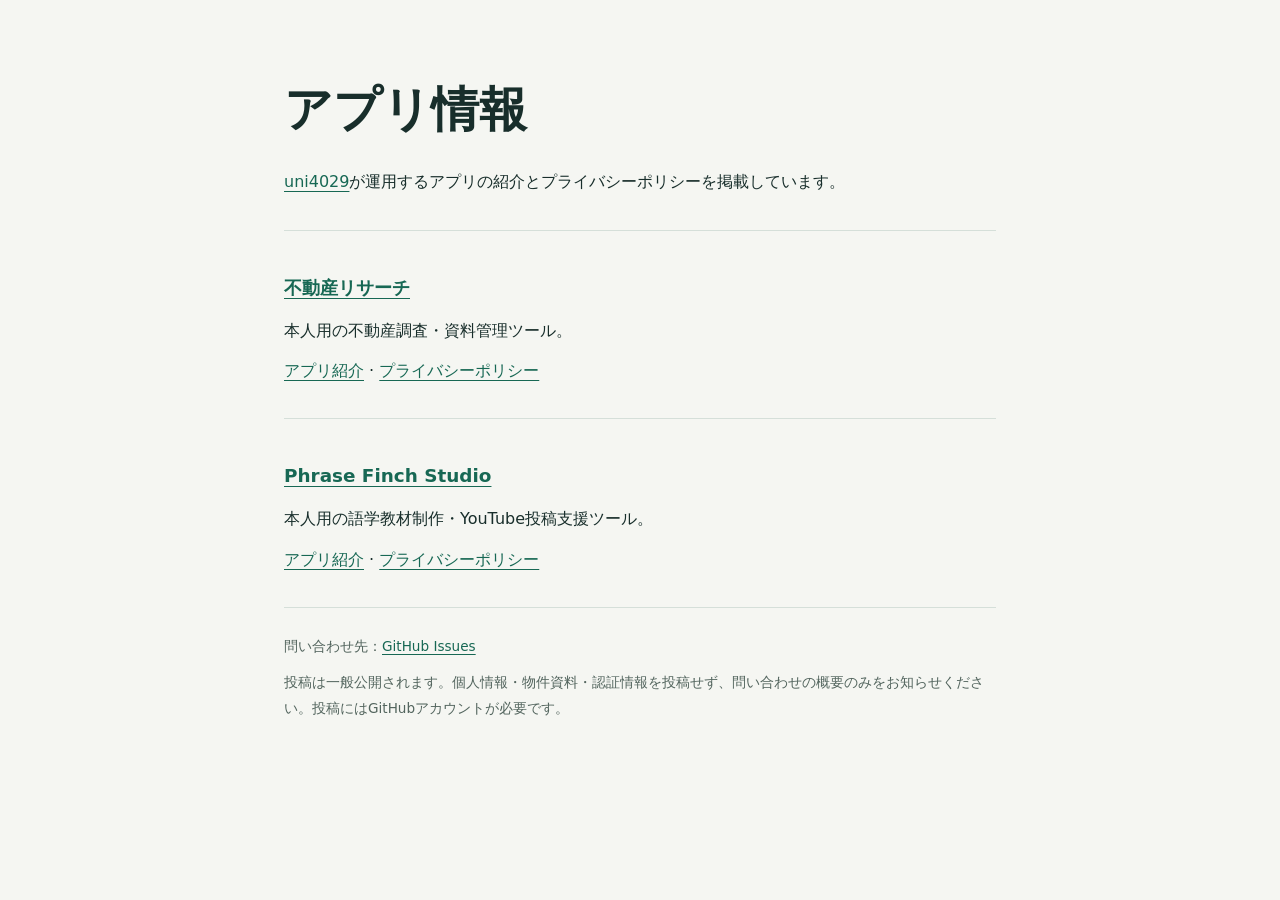
<file: index.html>
<!doctype html>
<html lang="ja">
<head>
  <meta charset="utf-8">
  <meta name="viewport" content="width=device-width, initial-scale=1">
  <meta name="description" content="uni4029が運用するアプリの紹介とプライバシーポリシー。">
  <title>アプリ情報 | uni4029</title>
  <style>
    :root{color-scheme:light;font-family:system-ui,-apple-system,"Noto Sans JP",sans-serif;color:#182e2b;background:#f5f6f2;line-height:1.9}*{box-sizing:border-box}body{margin:0}main{max-width:760px;margin:auto;padding:64px 24px}a{color:#176854;text-underline-offset:.22em}a:focus-visible{outline:3px solid #dc9a39;outline-offset:4px}h1{font-size:clamp(2rem,6vw,3rem);line-height:1.4;margin:12px 0 24px}h2{font-size:1.15rem;margin:24px 0 10px}p{margin:10px 0}section,footer{border-top:1px solid #d5dfd9;padding-top:16px;margin-top:32px}footer{font-size:.85rem;color:#53655e}
  </style>
</head>
<body>
<main>
  <h1>アプリ情報</h1>
  <p><a href="https://github.com/uni4029">uni4029</a>が運用するアプリの紹介とプライバシーポリシーを掲載しています。</p>
  <section aria-labelledby="estate-research">
    <h2 id="estate-research"><a href="estate-research/">不動産リサーチ</a></h2>
    <p>本人用の不動産調査・資料管理ツール。</p>
    <p><a href="estate-research/">アプリ紹介</a> · <a href="estate-research/privacy.html">プライバシーポリシー</a></p>
  </section>
  <section aria-labelledby="phrase-finch">
    <h2 id="phrase-finch"><a href="phrase-finch/">Phrase Finch Studio</a></h2>
    <p>本人用の語学教材制作・YouTube投稿支援ツール。</p>
    <p><a href="phrase-finch/">アプリ紹介</a> · <a href="phrase-finch/privacy.html">プライバシーポリシー</a></p>
  </section>
  <footer>
    <p>問い合わせ先：<a href="https://github.com/uni4029/app-info/issues">GitHub Issues</a></p>
    <p>投稿は一般公開されます。個人情報・物件資料・認証情報を投稿せず、問い合わせの概要のみをお知らせください。投稿にはGitHubアカウントが必要です。</p>
  </footer>
</main>
</body>
</html>
</file>
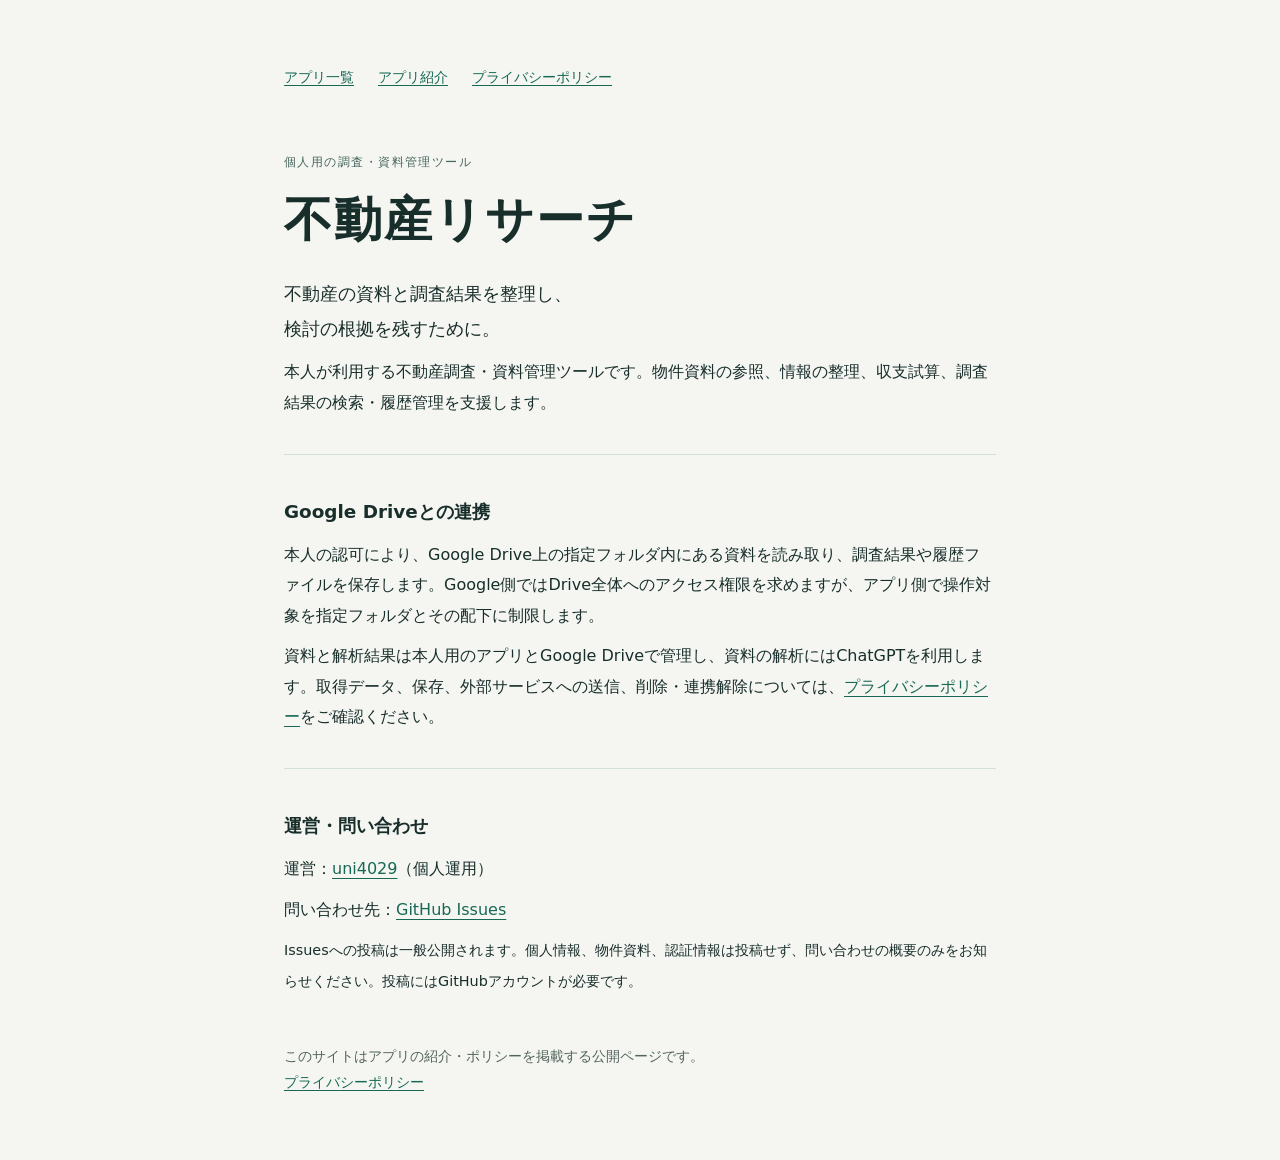
<file: estate-research/index.html>
<!doctype html>
<html lang="ja">
<head>
  <meta charset="utf-8">
  <meta name="viewport" content="width=device-width, initial-scale=1">
  <meta name="description" content="不動産リサーチは、個人の不動産調査と資料管理を支援する本人専用ツールです。Google Drive連携とデータの取り扱いをご案内します。">
  <title>不動産リサーチ</title>
  <style>
    :root{color-scheme:light;font-family:system-ui,-apple-system,"Noto Sans JP",sans-serif;color:#182e2b;background:#f5f6f2;line-height:1.9}*{box-sizing:border-box}body{margin:0}main{max-width:760px;margin:auto;padding:64px 24px}nav{display:flex;gap:24px;flex-wrap:wrap;font-size:.9rem}a{color:#176854;text-underline-offset:.22em}a:focus-visible{outline:3px solid #dc9a39;outline-offset:4px}.label{letter-spacing:.12em;font-size:.75rem;color:#46665e;margin-top:60px}h1{font-size:clamp(2rem,6vw,3rem);line-height:1.4;letter-spacing:.04em;margin:12px 0 24px}h2{font-size:1.15rem;margin:32px 0 10px}p{margin:10px 0}section{border-top:1px solid #d5dfd9;padding-top:8px;margin-top:36px}.lead{font-size:1.15rem}footer{margin-top:48px;font-size:.85rem;color:#53655e}small{font-size:.9rem}
  </style>
</head>
<body>
<main>
  <nav aria-label="メインナビゲーション"><a href="../">アプリ一覧</a><a href="./" aria-current="page">アプリ紹介</a><a href="privacy.html">プライバシーポリシー</a></nav>
  <p class="label">個人用の調査・資料管理ツール</p>
  <h1>不動産リサーチ</h1>
  <p class="lead">不動産の資料と調査結果を整理し、<br>検討の根拠を残すために。</p>
  <p>本人が利用する不動産調査・資料管理ツールです。物件資料の参照、情報の整理、収支試算、調査結果の検索・履歴管理を支援します。</p>
  <section aria-labelledby="drive">
    <h2 id="drive">Google Driveとの連携</h2>
    <p>本人の認可により、Google Drive上の指定フォルダ内にある資料を読み取り、調査結果や履歴ファイルを保存します。Google側ではDrive全体へのアクセス権限を求めますが、アプリ側で操作対象を指定フォルダとその配下に制限します。</p>
    <p>資料と解析結果は本人用のアプリとGoogle Driveで管理し、資料の解析にはChatGPTを利用します。取得データ、保存、外部サービスへの送信、削除・連携解除については、<a href="privacy.html">プライバシーポリシー</a>をご確認ください。</p>
  </section>
  <section aria-labelledby="contact">
    <h2 id="contact">運営・問い合わせ</h2>
    <p>運営：<a href="https://github.com/uni4029">uni4029</a>（個人運用）</p>
    <p>問い合わせ先：<a href="https://github.com/uni4029/app-info/issues">GitHub Issues</a></p>
    <p><small>Issuesへの投稿は一般公開されます。個人情報、物件資料、認証情報は投稿せず、問い合わせの概要のみをお知らせください。投稿にはGitHubアカウントが必要です。</small></p>
  </section>
  <footer>このサイトはアプリの紹介・ポリシーを掲載する公開ページです。<br><a href="privacy.html">プライバシーポリシー</a></footer>
</main>
</body>
</html>
</file>
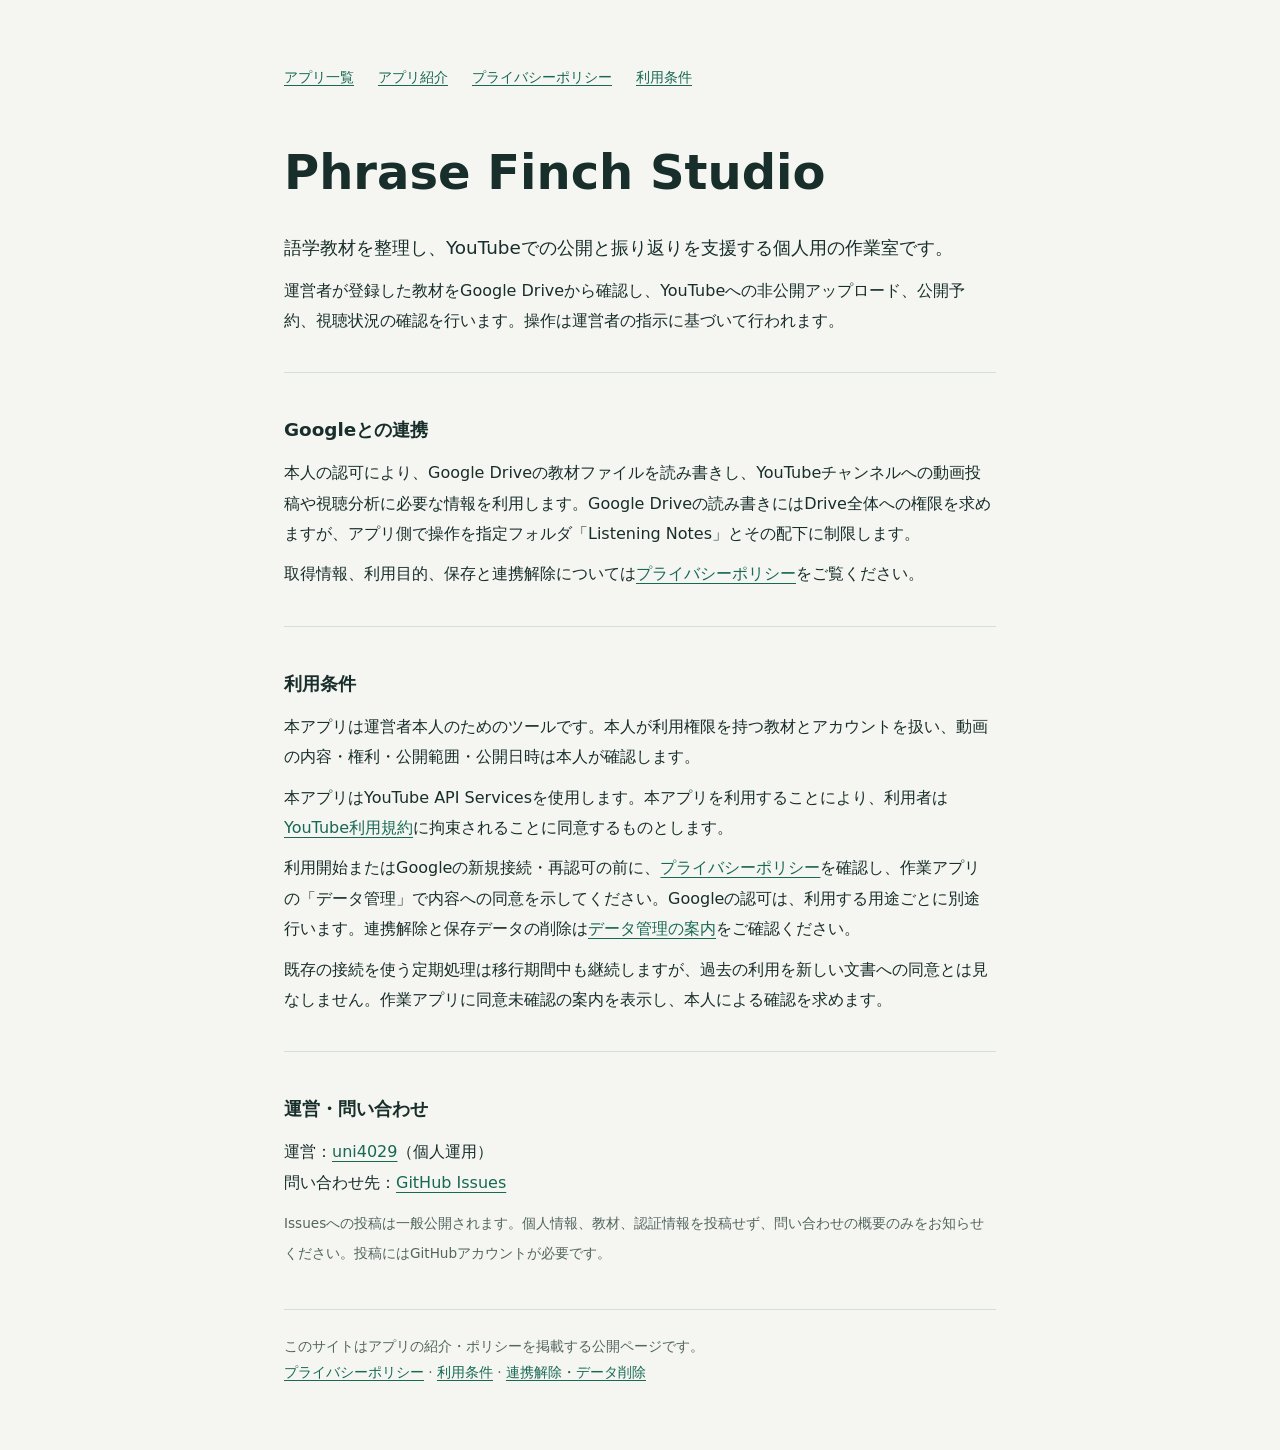
<file: phrase-finch/index.html>
<!doctype html>
<html lang="ja">
<head><meta charset="utf-8"><meta name="viewport" content="width=device-width, initial-scale=1"><meta name="description" content="Phrase Finch Studioは、語学教材の制作とYouTube投稿・視聴分析を支援する個人用ツールです。"><title>Phrase Finch Studio</title><style>:root{color-scheme:light;font-family:system-ui,-apple-system,"Noto Sans JP",sans-serif;color:#182e2b;background:#f5f6f2;line-height:1.9}*{box-sizing:border-box}body{margin:0}main{max-width:760px;margin:auto;padding:64px 24px}nav{display:flex;gap:24px;flex-wrap:wrap;font-size:.9rem}a{color:#176854;text-underline-offset:.22em;overflow-wrap:anywhere}a:focus-visible{outline:3px solid #dc9a39;outline-offset:4px}h1{font-size:clamp(1.8rem,6vw,3rem);line-height:1.4;margin:48px 0 24px}h2{font-size:1.15rem;margin:32px 0 10px}p{margin:10px 0}li{margin:8px 0}ul{padding-left:1.4em}section{border-top:1px solid #d5dfd9;padding-top:8px;margin-top:36px}.lead{font-size:1.15rem}footer,.date,small{font-size:.85rem;color:#53655e}footer{border-top:1px solid #d5dfd9;padding-top:24px;margin-top:40px}</style></head>
<body><main><nav aria-label="メインナビゲーション"><a href="../">アプリ一覧</a><a href="./">アプリ紹介</a><a href="privacy.html">プライバシーポリシー</a><a href="#terms">利用条件</a></nav>
<h1>Phrase Finch Studio</h1>
<p class="lead">語学教材を整理し、YouTubeでの公開と振り返りを支援する個人用の作業室です。</p>
<p>運営者が登録した教材をGoogle Driveから確認し、YouTubeへの非公開アップロード、公開予約、視聴状況の確認を行います。操作は運営者の指示に基づいて行われます。</p>
<section><h2>Googleとの連携</h2><p>本人の認可により、Google Driveの教材ファイルを読み書きし、YouTubeチャンネルへの動画投稿や視聴分析に必要な情報を利用します。Google Driveの読み書きにはDrive全体への権限を求めますが、アプリ側で操作を指定フォルダ「Listening Notes」とその配下に制限します。</p><p>取得情報、利用目的、保存と連携解除については<a href="privacy.html">プライバシーポリシー</a>をご覧ください。</p></section>
<section id="terms"><h2>利用条件</h2>
<p>本アプリは運営者本人のためのツールです。本人が利用権限を持つ教材とアカウントを扱い、動画の内容・権利・公開範囲・公開日時は本人が確認します。</p>
<p>本アプリはYouTube API Servicesを使用します。本アプリを利用することにより、利用者は<a href="https://www.youtube.com/t/terms">YouTube利用規約</a>に拘束されることに同意するものとします。</p>
<p>利用開始またはGoogleの新規接続・再認可の前に、<a href="privacy.html">プライバシーポリシー</a>を確認し、作業アプリの「データ管理」で内容への同意を示してください。Googleの認可は、利用する用途ごとに別途行います。連携解除と保存データの削除は<a href="privacy.html#data-controls">データ管理の案内</a>をご確認ください。</p>
<p>既存の接続を使う定期処理は移行期間中も継続しますが、過去の利用を新しい文書への同意とは見なしません。作業アプリに同意未確認の案内を表示し、本人による確認を求めます。</p>
</section>
<section><h2>運営・問い合わせ</h2><p>運営：<a href="https://github.com/uni4029">uni4029</a>（個人運用）<br>問い合わせ先：<a href="https://github.com/uni4029/app-info/issues">GitHub Issues</a></p><p><small>Issuesへの投稿は一般公開されます。個人情報、教材、認証情報を投稿せず、問い合わせの概要のみをお知らせください。投稿にはGitHubアカウントが必要です。</small></p></section>
<footer>このサイトはアプリの紹介・ポリシーを掲載する公開ページです。<br><a href="privacy.html">プライバシーポリシー</a> · <a href="#terms">利用条件</a> · <a href="privacy.html#data-controls">連携解除・データ削除</a></footer>
</main></body></html>
</file>
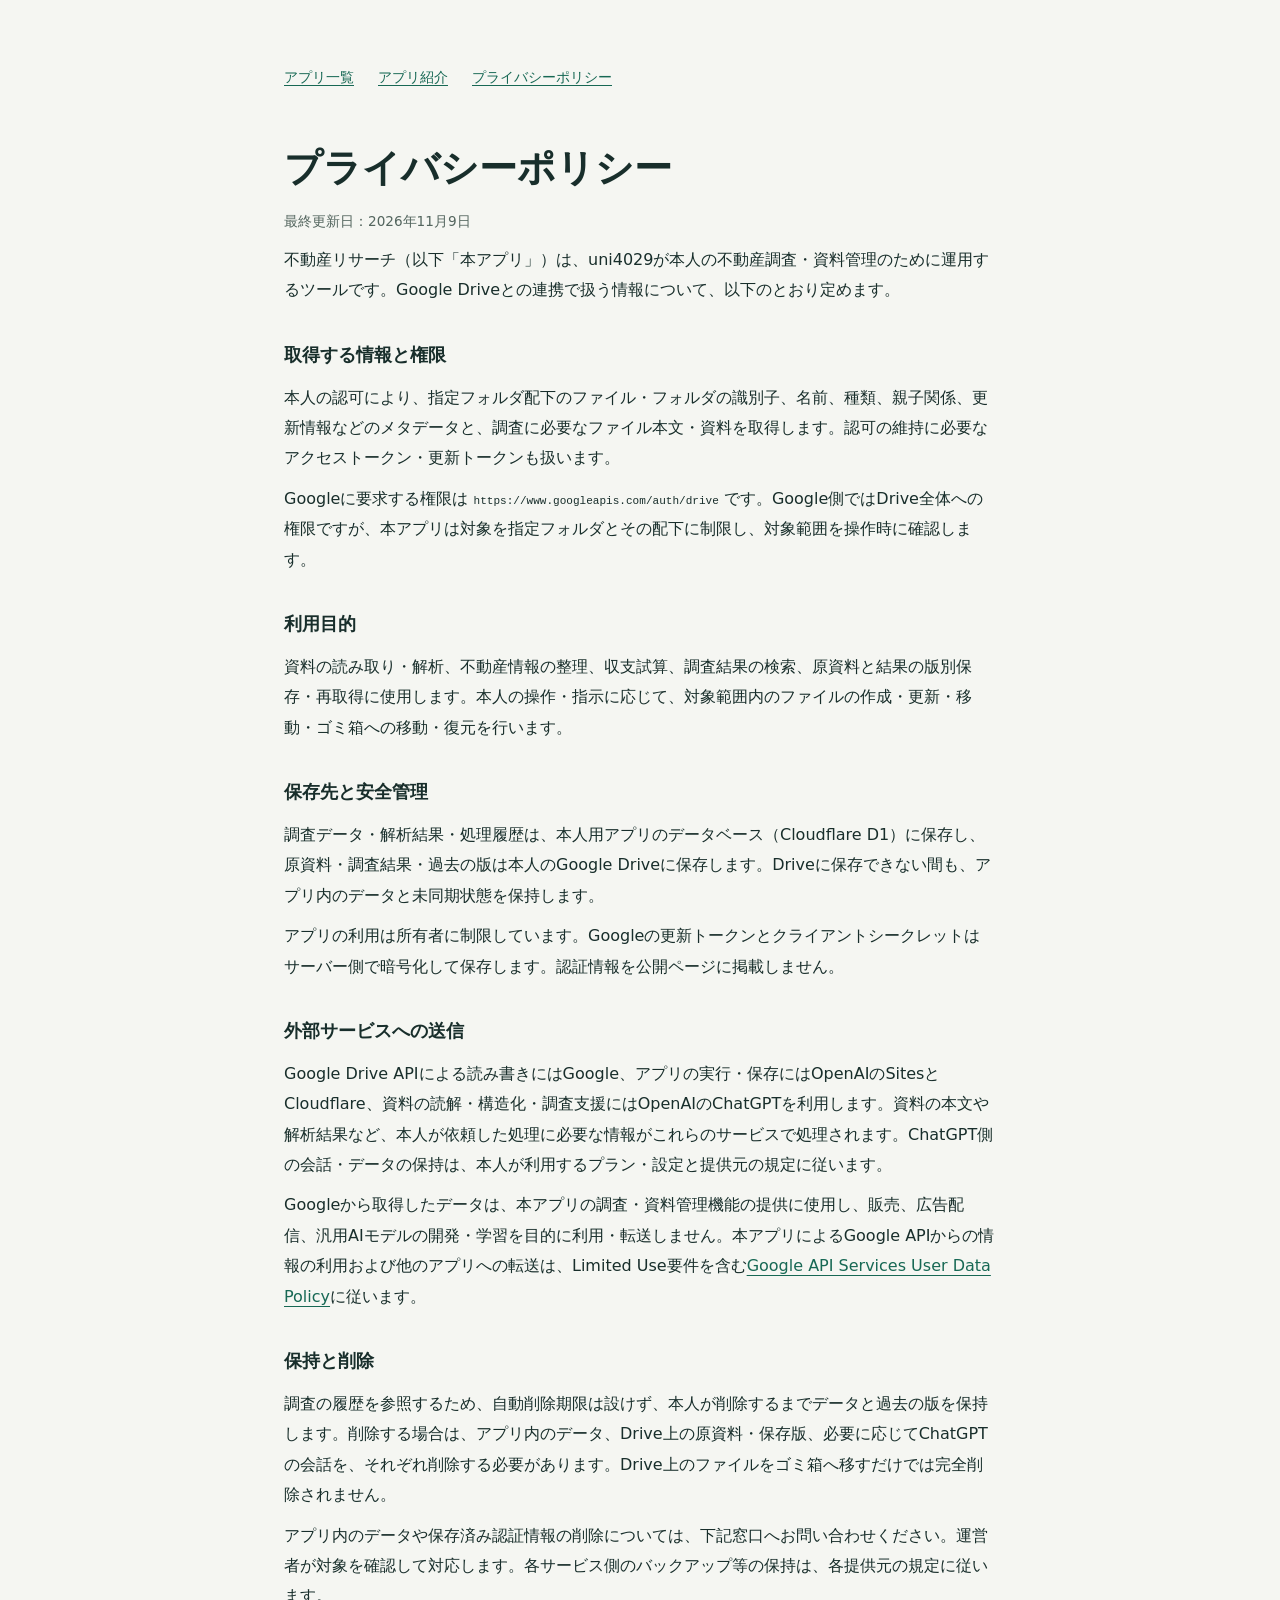
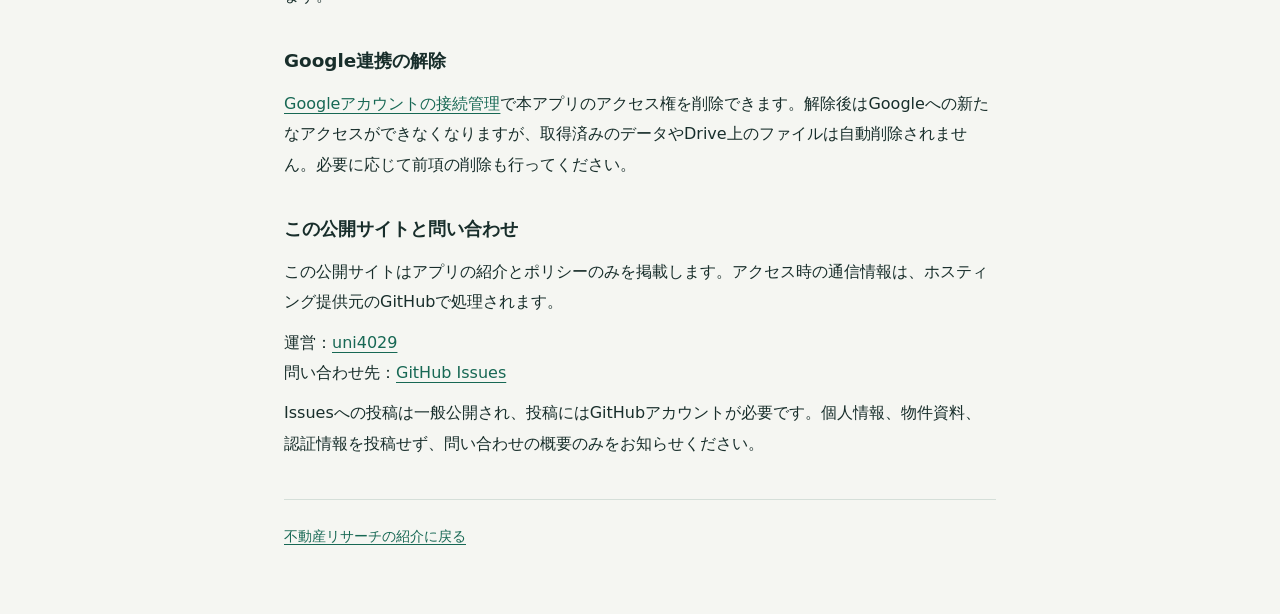
<file: estate-research/privacy.html>
<!doctype html>
<html lang="ja">
<head>
  <meta charset="utf-8">
  <meta name="viewport" content="width=device-width, initial-scale=1">
  <meta name="description" content="不動産リサーチにおけるGoogle Driveデータの取得、利用、保存、外部送信、保持・削除、連携解除について。">
  <title>プライバシーポリシー | 不動産リサーチ</title>
  <style>
    :root{color-scheme:light;font-family:system-ui,-apple-system,"Noto Sans JP",sans-serif;color:#182e2b;background:#f5f6f2;line-height:1.9}*{box-sizing:border-box}body{margin:0}main{max-width:760px;margin:auto;padding:64px 24px}nav{display:flex;gap:24px;flex-wrap:wrap;font-size:.9rem}a{color:#176854;text-underline-offset:.22em;overflow-wrap:anywhere}a:focus-visible{outline:3px solid #dc9a39;outline-offset:4px}h1{font-size:clamp(1.7rem,5vw,2.4rem);line-height:1.5;margin:48px 0 12px}h2{font-size:1.15rem;margin:32px 0 10px}p{margin:10px 0}li{margin:8px 0}ul{padding-left:1.4em}.date,footer{font-size:.85rem;color:#53655e}footer{border-top:1px solid #d5dfd9;padding-top:24px;margin-top:40px}code{font-size:.85em;overflow-wrap:anywhere}
  </style>
</head>
<body>
<main>
  <nav aria-label="メインナビゲーション"><a href="../">アプリ一覧</a><a href="./">アプリ紹介</a><a href="privacy.html" aria-current="page">プライバシーポリシー</a></nav>
  <h1>プライバシーポリシー</h1>
  <p class="date">最終更新日：2026年11月9日</p>
  <p>不動産リサーチ（以下「本アプリ」）は、uni4029が本人の不動産調査・資料管理のために運用するツールです。Google Driveとの連携で扱う情報について、以下のとおり定めます。</p>
  <h2>取得する情報と権限</h2>
  <p>本人の認可により、指定フォルダ配下のファイル・フォルダの識別子、名前、種類、親子関係、更新情報などのメタデータと、調査に必要なファイル本文・資料を取得します。認可の維持に必要なアクセストークン・更新トークンも扱います。</p>
  <p>Googleに要求する権限は <code>https://www.googleapis.com/auth/drive</code> です。Google側ではDrive全体への権限ですが、本アプリは対象を指定フォルダとその配下に制限し、対象範囲を操作時に確認します。</p>
  <h2>利用目的</h2>
  <p>資料の読み取り・解析、不動産情報の整理、収支試算、調査結果の検索、原資料と結果の版別保存・再取得に使用します。本人の操作・指示に応じて、対象範囲内のファイルの作成・更新・移動・ゴミ箱への移動・復元を行います。</p>
  <h2>保存先と安全管理</h2>
  <p>調査データ・解析結果・処理履歴は、本人用アプリのデータベース（Cloudflare D1）に保存し、原資料・調査結果・過去の版は本人のGoogle Driveに保存します。Driveに保存できない間も、アプリ内のデータと未同期状態を保持します。</p>
  <p>アプリの利用は所有者に制限しています。Googleの更新トークンとクライアントシークレットはサーバー側で暗号化して保存します。認証情報を公開ページに掲載しません。</p>
  <h2>外部サービスへの送信</h2>
  <p>Google Drive APIによる読み書きにはGoogle、アプリの実行・保存にはOpenAIのSitesとCloudflare、資料の読解・構造化・調査支援にはOpenAIのChatGPTを利用します。資料の本文や解析結果など、本人が依頼した処理に必要な情報がこれらのサービスで処理されます。ChatGPT側の会話・データの保持は、本人が利用するプラン・設定と提供元の規定に従います。</p>
  <p>Googleから取得したデータは、本アプリの調査・資料管理機能の提供に使用し、販売、広告配信、汎用AIモデルの開発・学習を目的に利用・転送しません。本アプリによるGoogle APIからの情報の利用および他のアプリへの転送は、Limited Use要件を含む<a href="https://developers.google.com/terms/api-services-user-data-policy">Google API Services User Data Policy</a>に従います。</p>
  <h2>保持と削除</h2>
  <p>調査の履歴を参照するため、自動削除期限は設けず、本人が削除するまでデータと過去の版を保持します。削除する場合は、アプリ内のデータ、Drive上の原資料・保存版、必要に応じてChatGPTの会話を、それぞれ削除する必要があります。Drive上のファイルをゴミ箱へ移すだけでは完全削除されません。</p>
  <p>アプリ内のデータや保存済み認証情報の削除については、下記窓口へお問い合わせください。運営者が対象を確認して対応します。各サービス側のバックアップ等の保持は、各提供元の規定に従います。</p>
  <h2>Google連携の解除</h2>
  <p><a href="https://myaccount.google.com/connections">Googleアカウントの接続管理</a>で本アプリのアクセス権を削除できます。解除後はGoogleへの新たなアクセスができなくなりますが、取得済みのデータやDrive上のファイルは自動削除されません。必要に応じて前項の削除も行ってください。</p>
  <h2>この公開サイトと問い合わせ</h2>
  <p>この公開サイトはアプリの紹介とポリシーのみを掲載します。アクセス時の通信情報は、ホスティング提供元のGitHubで処理されます。</p>
  <p>運営：<a href="https://github.com/uni4029">uni4029</a><br>問い合わせ先：<a href="https://github.com/uni4029/app-info/issues">GitHub Issues</a></p>
  <p>Issuesへの投稿は一般公開され、投稿にはGitHubアカウントが必要です。個人情報、物件資料、認証情報を投稿せず、問い合わせの概要のみをお知らせください。</p>
  <footer><a href="./">不動産リサーチの紹介に戻る</a></footer>
</main>
</body>
</html>
</file>
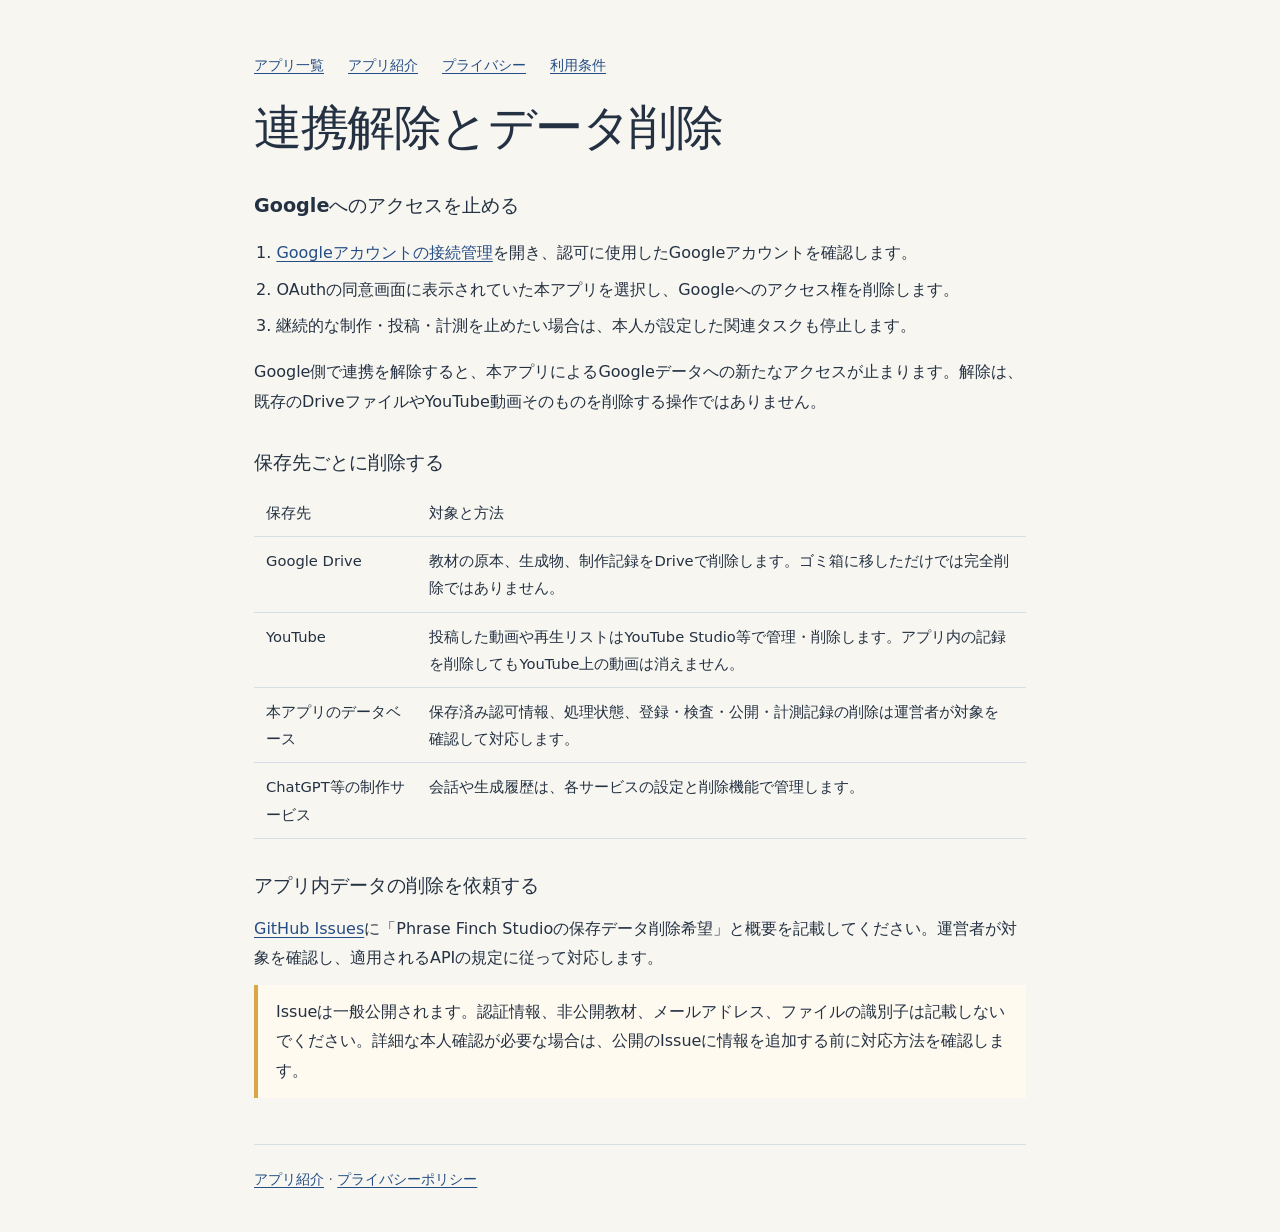
<file: phrase-finch/data-controls.html>
<!doctype html>
<html lang="ja">
<head>
  <meta charset="utf-8">
  <meta name="viewport" content="width=device-width, initial-scale=1">
  <meta name="description" content="Phrase Finch StudioのGoogle連携解除と、保存先ごとのデータ削除の案内。">
  <title>連携解除とデータ削除 | Phrase Finch Studio</title>
  <link rel="stylesheet" href="style.css">
</head>
<body>
<main>
  <nav aria-label="メインナビゲーション"><a href="../">アプリ一覧</a><a href="./">アプリ紹介</a><a href="privacy.html">プライバシー</a><a href="terms.html">利用条件</a></nav>
  <h1>連携解除とデータ削除</h1>
  <h2>Googleへのアクセスを止める</h2>
  <ol>
    <li><a href="https://myaccount.google.com/connections">Googleアカウントの接続管理</a>を開き、認可に使用したGoogleアカウントを確認します。</li>
    <li>OAuthの同意画面に表示されていた本アプリを選択し、Googleへのアクセス権を削除します。</li>
    <li>継続的な制作・投稿・計測を止めたい場合は、本人が設定した関連タスクも停止します。</li>
  </ol>
  <p>Google側で連携を解除すると、本アプリによるGoogleデータへの新たなアクセスが止まります。解除は、既存のDriveファイルやYouTube動画そのものを削除する操作ではありません。</p>
  <h2>保存先ごとに削除する</h2>
  <div class="table-wrap"><table><thead><tr><th>保存先</th><th>対象と方法</th></tr></thead><tbody>
    <tr><td>Google Drive</td><td>教材の原本、生成物、制作記録をDriveで削除します。ゴミ箱に移しただけでは完全削除ではありません。</td></tr>
    <tr><td>YouTube</td><td>投稿した動画や再生リストはYouTube Studio等で管理・削除します。アプリ内の記録を削除してもYouTube上の動画は消えません。</td></tr>
    <tr><td>本アプリのデータベース</td><td>保存済み認可情報、処理状態、登録・検査・公開・計測記録の削除は運営者が対象を確認して対応します。</td></tr>
    <tr><td>ChatGPT等の制作サービス</td><td>会話や生成履歴は、各サービスの設定と削除機能で管理します。</td></tr>
  </tbody></table></div>
  <h2>アプリ内データの削除を依頼する</h2>
  <p><a href="https://github.com/uni4029/app-info/issues">GitHub Issues</a>に「Phrase Finch Studioの保存データ削除希望」と概要を記載してください。運営者が対象を確認し、適用されるAPIの規定に従って対応します。</p>
  <p class="note">Issueは一般公開されます。認証情報、非公開教材、メールアドレス、ファイルの識別子は記載しないでください。詳細な本人確認が必要な場合は、公開のIssueに情報を追加する前に対応方法を確認します。</p>
  <footer><a href="./">アプリ紹介</a> · <a href="privacy.html">プライバシーポリシー</a></footer>
</main>
</body>
</html>
</file>
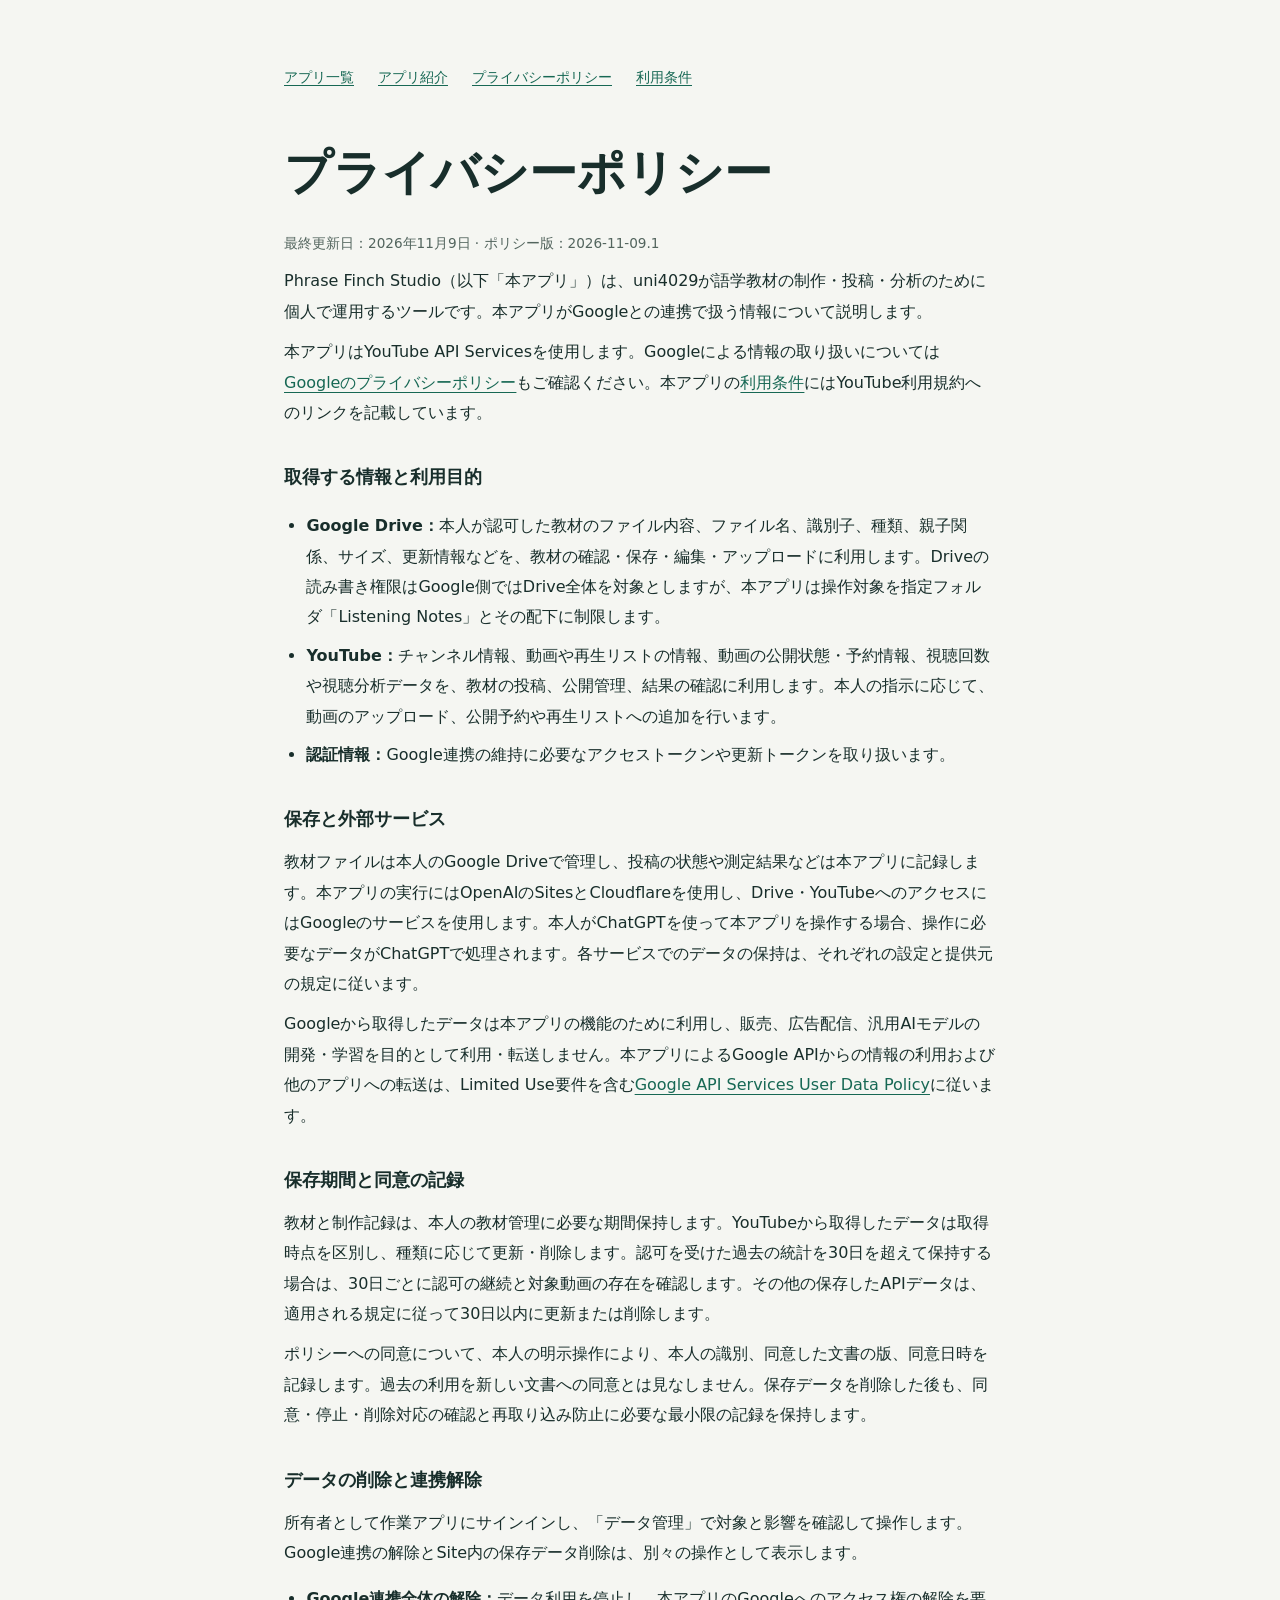
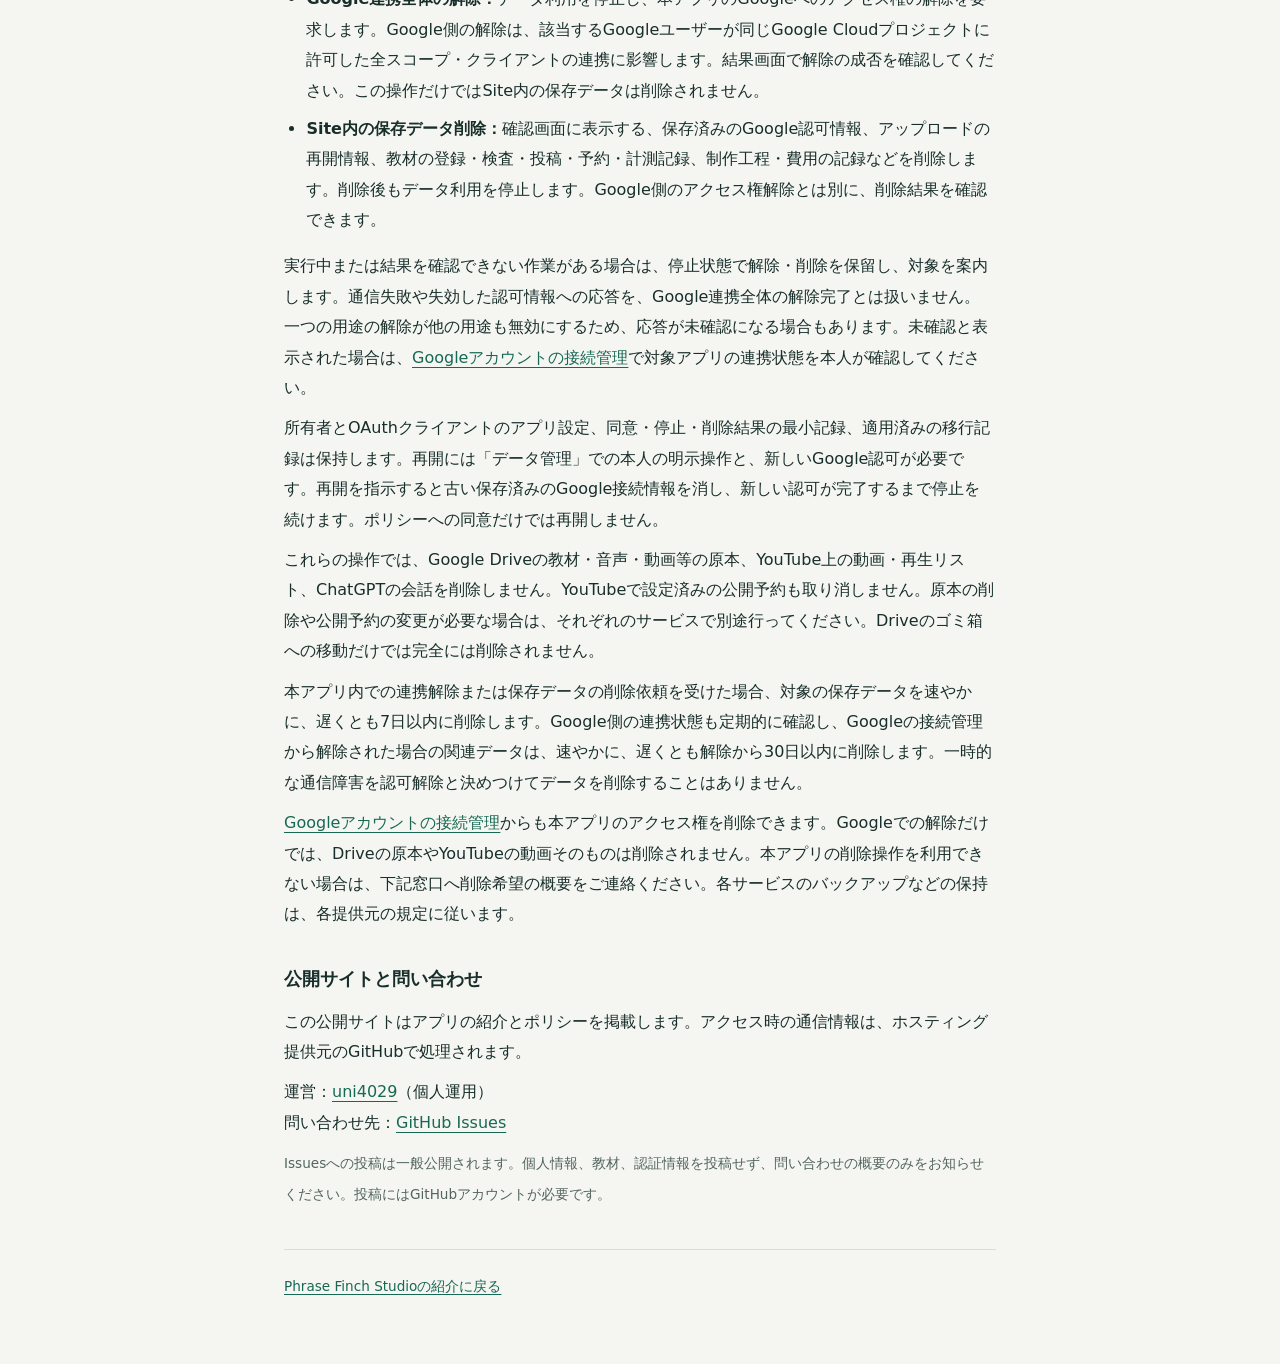
<file: phrase-finch/privacy.html>
<!doctype html>
<html lang="ja">
<head><meta charset="utf-8"><meta name="viewport" content="width=device-width, initial-scale=1"><meta name="description" content="Phrase Finch StudioにおけるGoogle DriveとYouTubeのデータの取り扱いについて。"><title>プライバシーポリシー | Phrase Finch Studio</title><style>:root{color-scheme:light;font-family:system-ui,-apple-system,"Noto Sans JP",sans-serif;color:#182e2b;background:#f5f6f2;line-height:1.9}*{box-sizing:border-box}body{margin:0}main{max-width:760px;margin:auto;padding:64px 24px}nav{display:flex;gap:24px;flex-wrap:wrap;font-size:.9rem}a{color:#176854;text-underline-offset:.22em;overflow-wrap:anywhere}a:focus-visible{outline:3px solid #dc9a39;outline-offset:4px}h1{font-size:clamp(1.8rem,6vw,3rem);line-height:1.4;margin:48px 0 24px}h2{font-size:1.15rem;margin:32px 0 10px}p{margin:10px 0}li{margin:8px 0}ul{padding-left:1.4em}section{border-top:1px solid #d5dfd9;padding-top:8px;margin-top:36px}.lead{font-size:1.15rem}footer,.date,small{font-size:.85rem;color:#53655e}footer{border-top:1px solid #d5dfd9;padding-top:24px;margin-top:40px}</style></head>
<body><main><nav aria-label="メインナビゲーション"><a href="../">アプリ一覧</a><a href="./">アプリ紹介</a><a href="privacy.html">プライバシーポリシー</a><a href="./#terms">利用条件</a></nav>
<h1>プライバシーポリシー</h1>
<p class="date">最終更新日：2026年11月9日 · ポリシー版：2026-11-09.1</p>
<p>Phrase Finch Studio（以下「本アプリ」）は、uni4029が語学教材の制作・投稿・分析のために個人で運用するツールです。本アプリがGoogleとの連携で扱う情報について説明します。</p>
<p>本アプリはYouTube API Servicesを使用します。Googleによる情報の取り扱いについては<a href="https://policies.google.com/privacy">Googleのプライバシーポリシー</a>もご確認ください。本アプリの<a href="./#terms">利用条件</a>にはYouTube利用規約へのリンクを記載しています。</p>
<h2>取得する情報と利用目的</h2><ul>
<li><strong>Google Drive：</strong>本人が認可した教材のファイル内容、ファイル名、識別子、種類、親子関係、サイズ、更新情報などを、教材の確認・保存・編集・アップロードに利用します。Driveの読み書き権限はGoogle側ではDrive全体を対象としますが、本アプリは操作対象を指定フォルダ「Listening Notes」とその配下に制限します。</li>
<li><strong>YouTube：</strong>チャンネル情報、動画や再生リストの情報、動画の公開状態・予約情報、視聴回数や視聴分析データを、教材の投稿、公開管理、結果の確認に利用します。本人の指示に応じて、動画のアップロード、公開予約や再生リストへの追加を行います。</li>
<li><strong>認証情報：</strong>Google連携の維持に必要なアクセストークンや更新トークンを取り扱います。</li></ul>
<h2>保存と外部サービス</h2><p>教材ファイルは本人のGoogle Driveで管理し、投稿の状態や測定結果などは本アプリに記録します。本アプリの実行にはOpenAIのSitesとCloudflareを使用し、Drive・YouTubeへのアクセスにはGoogleのサービスを使用します。本人がChatGPTを使って本アプリを操作する場合、操作に必要なデータがChatGPTで処理されます。各サービスでのデータの保持は、それぞれの設定と提供元の規定に従います。</p>
<p>Googleから取得したデータは本アプリの機能のために利用し、販売、広告配信、汎用AIモデルの開発・学習を目的として利用・転送しません。本アプリによるGoogle APIからの情報の利用および他のアプリへの転送は、Limited Use要件を含む<a href="https://developers.google.com/terms/api-services-user-data-policy">Google API Services User Data Policy</a>に従います。</p>
<h2 id="retention">保存期間と同意の記録</h2>
<p>教材と制作記録は、本人の教材管理に必要な期間保持します。YouTubeから取得したデータは取得時点を区別し、種類に応じて更新・削除します。認可を受けた過去の統計を30日を超えて保持する場合は、30日ごとに認可の継続と対象動画の存在を確認します。その他の保存したAPIデータは、適用される規定に従って30日以内に更新または削除します。</p>
<p>ポリシーへの同意について、本人の明示操作により、本人の識別、同意した文書の版、同意日時を記録します。過去の利用を新しい文書への同意とは見なしません。保存データを削除した後も、同意・停止・削除対応の確認と再取り込み防止に必要な最小限の記録を保持します。</p>
<h2 id="data-controls">データの削除と連携解除</h2>
<p>所有者として作業アプリにサインインし、「データ管理」で対象と影響を確認して操作します。Google連携の解除とSite内の保存データ削除は、別々の操作として表示します。</p>
<ul>
<li><strong>Google連携全体の解除：</strong>データ利用を停止し、本アプリのGoogleへのアクセス権の解除を要求します。Google側の解除は、該当するGoogleユーザーが同じGoogle Cloudプロジェクトに許可した全スコープ・クライアントの連携に影響します。結果画面で解除の成否を確認してください。この操作だけではSite内の保存データは削除されません。</li>
<li><strong>Site内の保存データ削除：</strong>確認画面に表示する、保存済みのGoogle認可情報、アップロードの再開情報、教材の登録・検査・投稿・予約・計測記録、制作工程・費用の記録などを削除します。削除後もデータ利用を停止します。Google側のアクセス権解除とは別に、削除結果を確認できます。</li>
</ul>
<p>実行中または結果を確認できない作業がある場合は、停止状態で解除・削除を保留し、対象を案内します。通信失敗や失効した認可情報への応答を、Google連携全体の解除完了とは扱いません。一つの用途の解除が他の用途も無効にするため、応答が未確認になる場合もあります。未確認と表示された場合は、<a href="https://myaccount.google.com/connections">Googleアカウントの接続管理</a>で対象アプリの連携状態を本人が確認してください。</p>
<p>所有者とOAuthクライアントのアプリ設定、同意・停止・削除結果の最小記録、適用済みの移行記録は保持します。再開には「データ管理」での本人の明示操作と、新しいGoogle認可が必要です。再開を指示すると古い保存済みのGoogle接続情報を消し、新しい認可が完了するまで停止を続けます。ポリシーへの同意だけでは再開しません。</p>
<p>これらの操作では、Google Driveの教材・音声・動画等の原本、YouTube上の動画・再生リスト、ChatGPTの会話を削除しません。YouTubeで設定済みの公開予約も取り消しません。原本の削除や公開予約の変更が必要な場合は、それぞれのサービスで別途行ってください。Driveのゴミ箱への移動だけでは完全には削除されません。</p>
<p>本アプリ内での連携解除または保存データの削除依頼を受けた場合、対象の保存データを速やかに、遅くとも7日以内に削除します。Google側の連携状態も定期的に確認し、Googleの接続管理から解除された場合の関連データは、速やかに、遅くとも解除から30日以内に削除します。一時的な通信障害を認可解除と決めつけてデータを削除することはありません。</p>
<p><a href="https://myaccount.google.com/connections">Googleアカウントの接続管理</a>からも本アプリのアクセス権を削除できます。Googleでの解除だけでは、Driveの原本やYouTubeの動画そのものは削除されません。本アプリの削除操作を利用できない場合は、下記窓口へ削除希望の概要をご連絡ください。各サービスのバックアップなどの保持は、各提供元の規定に従います。</p>
<h2>公開サイトと問い合わせ</h2><p>この公開サイトはアプリの紹介とポリシーを掲載します。アクセス時の通信情報は、ホスティング提供元のGitHubで処理されます。</p><p>運営：<a href="https://github.com/uni4029">uni4029</a>（個人運用）<br>問い合わせ先：<a href="https://github.com/uni4029/app-info/issues">GitHub Issues</a></p><p><small>Issuesへの投稿は一般公開されます。個人情報、教材、認証情報を投稿せず、問い合わせの概要のみをお知らせください。投稿にはGitHubアカウントが必要です。</small></p>
<footer><a href="./">Phrase Finch Studioの紹介に戻る</a></footer>
</main></body></html>
</file>
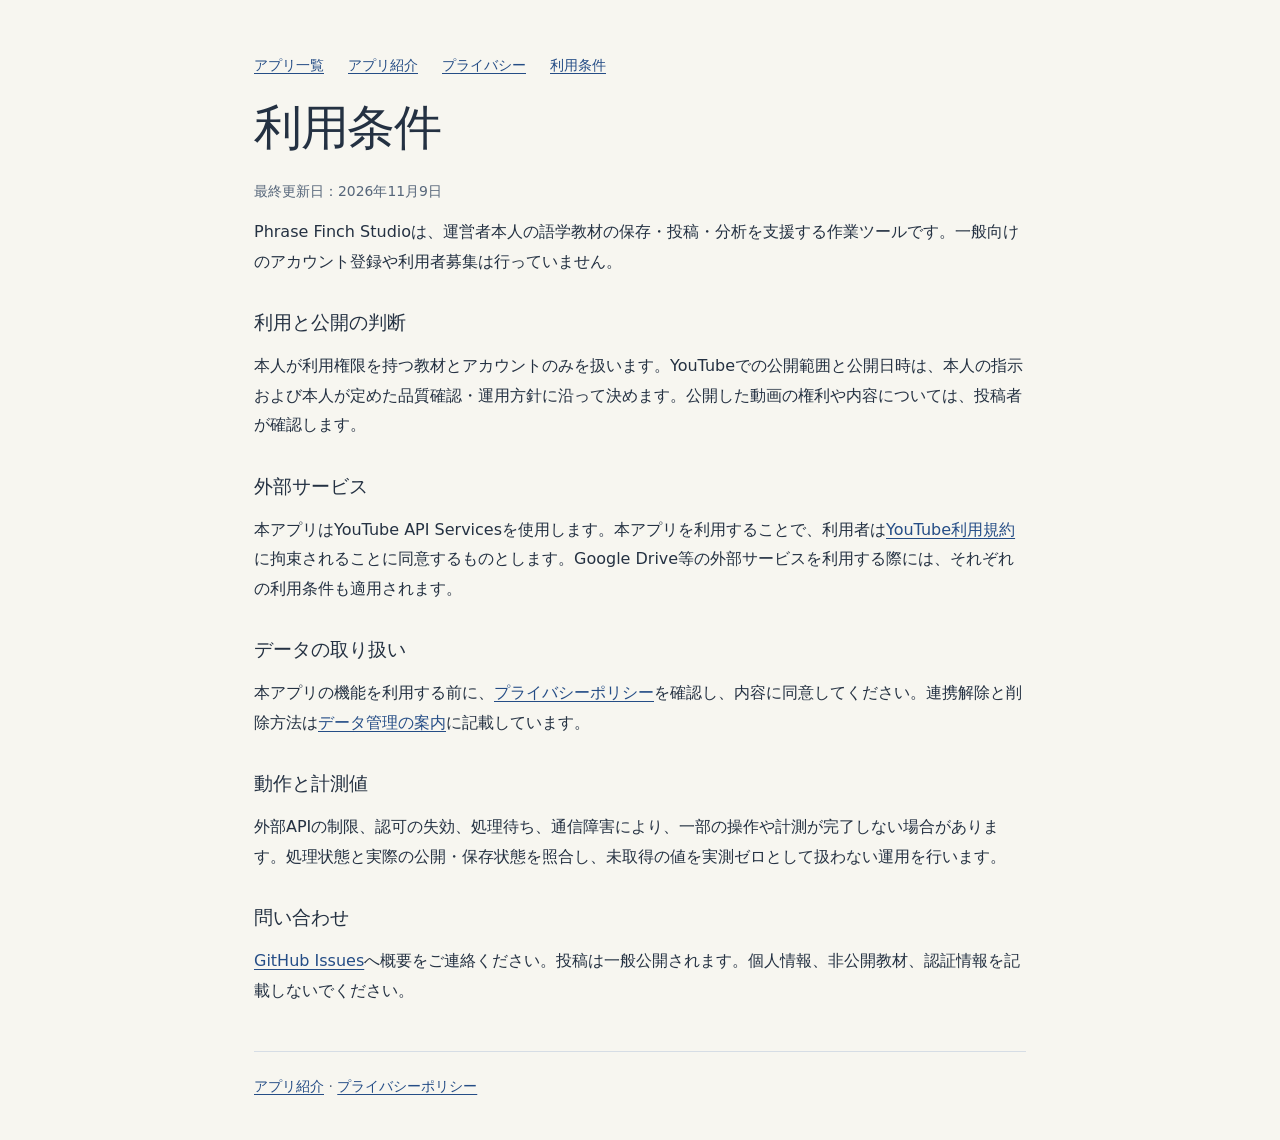
<file: phrase-finch/terms.html>
<!doctype html>
<html lang="ja">
<head>
  <meta charset="utf-8">
  <meta name="viewport" content="width=device-width, initial-scale=1">
  <meta name="description" content="本人専用の語学教材管理ツール、Phrase Finch Studioの利用条件。">
  <title>利用条件 | Phrase Finch Studio</title>
  <link rel="stylesheet" href="style.css">
</head>
<body>
<main>
  <nav aria-label="メインナビゲーション"><a href="../">アプリ一覧</a><a href="./">アプリ紹介</a><a href="privacy.html">プライバシー</a><a href="terms.html" aria-current="page">利用条件</a></nav>
  <h1>利用条件</h1>
  <p class="date">最終更新日：2026年11月9日</p>
  <p>Phrase Finch Studioは、運営者本人の語学教材の保存・投稿・分析を支援する作業ツールです。一般向けのアカウント登録や利用者募集は行っていません。</p>
  <h2>利用と公開の判断</h2>
  <p>本人が利用権限を持つ教材とアカウントのみを扱います。YouTubeでの公開範囲と公開日時は、本人の指示および本人が定めた品質確認・運用方針に沿って決めます。公開した動画の権利や内容については、投稿者が確認します。</p>
  <h2>外部サービス</h2>
  <p>本アプリはYouTube API Servicesを使用します。本アプリを利用することで、利用者は<a href="https://www.youtube.com/t/terms">YouTube利用規約</a>に拘束されることに同意するものとします。Google Drive等の外部サービスを利用する際には、それぞれの利用条件も適用されます。</p>
  <h2>データの取り扱い</h2>
  <p>本アプリの機能を利用する前に、<a href="privacy.html">プライバシーポリシー</a>を確認し、内容に同意してください。連携解除と削除方法は<a href="data-controls.html">データ管理の案内</a>に記載しています。</p>
  <h2>動作と計測値</h2>
  <p>外部APIの制限、認可の失効、処理待ち、通信障害により、一部の操作や計測が完了しない場合があります。処理状態と実際の公開・保存状態を照合し、未取得の値を実測ゼロとして扱わない運用を行います。</p>
  <h2>問い合わせ</h2>
  <p><a href="https://github.com/uni4029/app-info/issues">GitHub Issues</a>へ概要をご連絡ください。投稿は一般公開されます。個人情報、非公開教材、認証情報を記載しないでください。</p>
  <footer><a href="./">アプリ紹介</a> · <a href="privacy.html">プライバシーポリシー</a></footer>
</main>
</body>
</html>
</file>
<file: phrase-finch/style.css>
:root{color-scheme:light;font-family:system-ui,-apple-system,"Noto Sans JP",sans-serif;color:#243142;background:#f7f6f0;line-height:1.85;font-synthesis:none}*{box-sizing:border-box}body{margin:0}main{max-width:820px;margin:auto;padding:52px 24px 40px}nav{display:flex;flex-wrap:wrap;gap:12px 24px;font-size:.9rem}a{color:#254d86;text-underline-offset:.2em;overflow-wrap:anywhere}a:hover{text-decoration-thickness:2px}a:focus-visible{outline:3px solid #d9a746;outline-offset:4px}.eyebrow{font-size:.78rem;letter-spacing:.1em;color:#526887;margin:54px 0 10px}h1{font-size:clamp(2rem,6vw,3rem);line-height:1.35;letter-spacing:-.03em;margin:16px 0 20px}h2{font-size:1.2rem;line-height:1.6;margin:32px 0 10px}p{margin:12px 0}.lead{font-size:1.18rem;max-width:38em}section,.section{border-top:1px solid #d6dde5;padding-top:8px;margin-top:36px}.date,small,footer{font-size:.87rem;color:#56667a}ul,ol{padding-left:1.4em}li{margin:7px 0}.note{border-left:4px solid #d9a746;padding:12px 18px;background:#fffaf0}.actions{display:flex;flex-wrap:wrap;gap:12px 24px;margin:24px 0}footer{border-top:1px solid #d6dde5;padding-top:22px;margin-top:46px}code{font-size:.85em;overflow-wrap:anywhere}table{border-collapse:collapse;width:100%;font-size:.92rem}th,td{padding:10px 12px;text-align:left;vertical-align:top;border-bottom:1px solid #d6dde5}th{font-weight:600}.table-wrap{overflow-x:auto}@media(max-width:480px){main{padding:32px 20px}h1{font-size:2rem}.eyebrow{margin-top:36px}th,td{padding:8px}}
</file>
